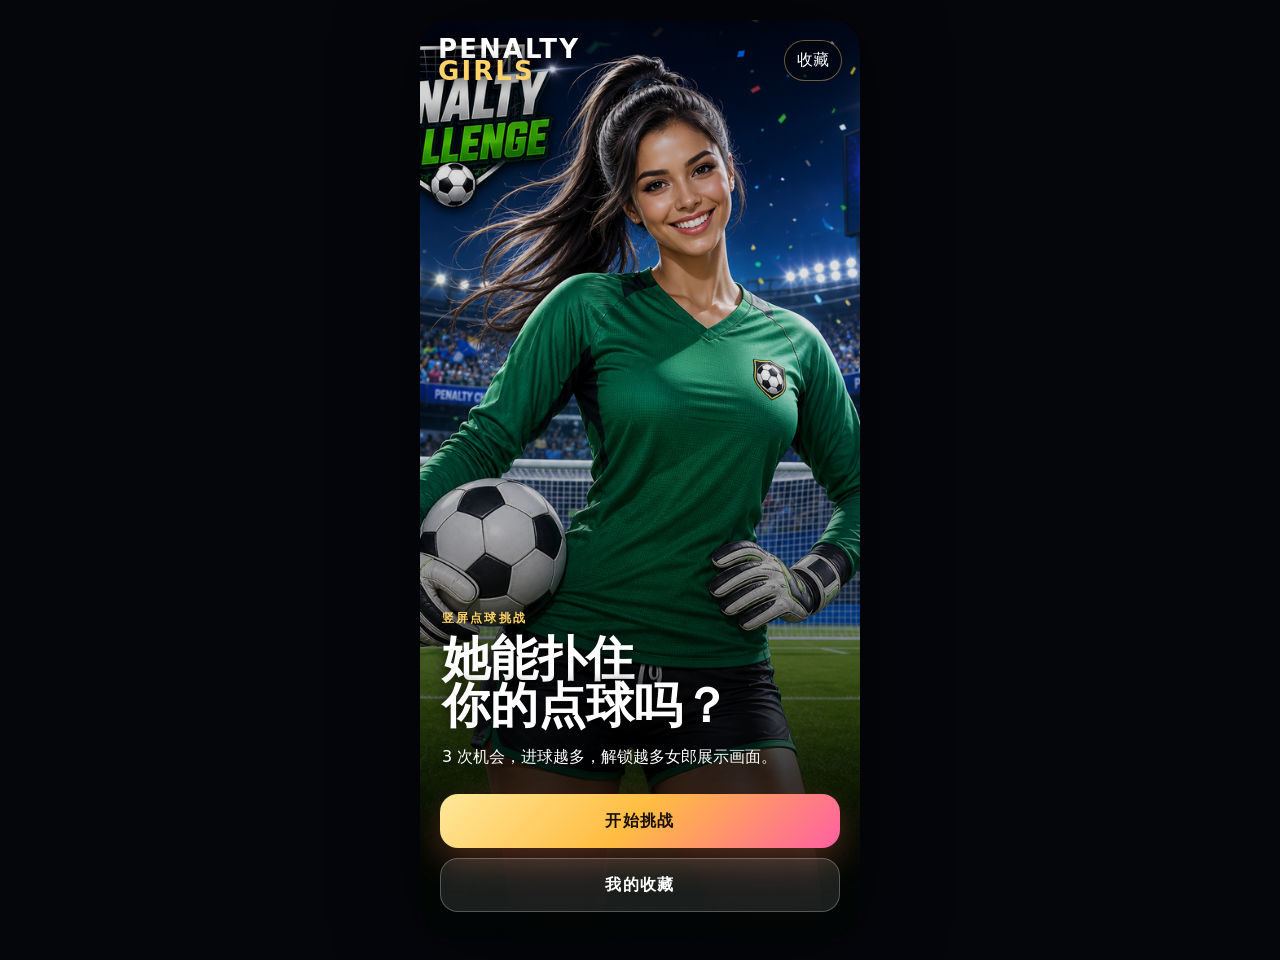
<file: index.html>
<!doctype html>
<html lang="zh-CN">
<head>
  <meta charset="utf-8" />
  <meta name="viewport" content="width=device-width, initial-scale=1, viewport-fit=cover" />
  <title>点球女郎 Penalty Girls</title>
  <link rel="stylesheet" href="./style.css" />
</head>
<body>
  <main id="app" class="phone-shell">
    <section id="landing" class="screen active">
      <div class="bg bg-landing"></div>
      <div class="shade"></div>
      <header class="topbar">
        <div class="logo">PENALTY<br><span>GIRLS</span></div>
        <button class="ghost" data-action="gallery">收藏</button>
      </header>
      <div class="hero-copy">
        <p class="eyebrow">竖屏点球挑战</p>
        <h1>她能扑住<br>你的点球吗？</h1>
        <p>3 次机会，进球越多，解锁越多女郎展示画面。</p>
      </div>
      <div class="cta-stack">
        <button class="primary" data-action="start">开始挑战</button>
        <button class="secondary" data-action="gallery">我的收藏</button>
      </div>
    </section>

    <section id="start" class="screen">
      <div class="bg bg-start"></div>
      <div class="shade"></div>
      <header class="topbar">
        <button class="ghost" data-action="landing">返回</button>
        <div class="pill">艾琳 · 足球女神守门员</div>
      </header>
      <div class="rule-card glass">
        <h2>挑战规则</h2>
        <p>选择射门方向：左 / 中 / 右。</p>
        <p>避开艾琳的扑救方向即可进球。</p>
        <ul>
          <li>免费版：默认替换展示素材</li>
          <li>进 2 球：解锁奖励版美女素材</li>
          <li>进 3 球：完美通关，收藏全部开放</li>
        </ul>
        <button class="primary" data-action="game">进入球场</button>
      </div>
    </section>

    <section id="game" class="screen">
      <div class="stadium">
        <div class="scorebar glass">
          <span>回合 <b id="roundText">1/3</b></span>
          <span>进球 <b id="scoreText">0</b></span>
          <span>艾琳</span>
        </div>
        <div class="goal">
          <div class="net"></div>
          <div id="keeper" class="keeper idle"></div>
          <div id="ball" class="ball"></div>
          <div id="resultFlash" class="result-flash"></div>
        </div>
        <div class="field-lines"></div>
      </div>
      <div class="shoot-panel glass">
        <p id="hintText">选择射门方向</p>
        <div class="directions">
          <button data-shot="left">左路</button>
          <button data-shot="center">中路</button>
          <button data-shot="right">右路</button>
        </div>
      </div>
    </section>

    <section id="result" class="screen">
      <div class="bg bg-result"></div>
      <div class="shade"></div>
      <div class="result-card glass">
        <p class="eyebrow">挑战结束</p>
        <h2 id="finalTitle">你进了 0 球</h2>
        <p id="rewardText">再试一次，解锁她的展示画面。</p>
        <div id="unlockedList" class="unlocked-list"></div>
        <button class="primary" data-action="game">再挑战</button>
        <button class="secondary" data-action="gallery">查看收藏</button>
        <button class="ghost" data-action="landing">返回首页</button>
      </div>
    </section>

    <section id="gallery" class="screen gallery-screen">
      <header class="topbar solid">
        <button class="ghost" data-action="landing">返回</button>
        <div class="pill">我的收藏</div>
      </header>
      <div class="gallery-head">
        <h2>艾琳</h2>
        <p id="galleryProgress">静态 0/4 · 动态 0/2</p>
      </div>
      <div id="galleryGrid" class="gallery-grid"></div>
    </section>
  </main>

  <script src="./game.js"></script>
</body>
</html>
</file>
<file: style.css>
:root {
  --gold: #ffd36a;
  --gold2: #b67a1f;
  --pink: #ff5fa2;
  --blue: #60d8ff;
  --dark: #080912;
  --panel: rgba(10, 12, 24, .64);
  --line: rgba(255, 211, 106, .42);
  font-family: Inter, ui-sans-serif, system-ui, -apple-system, BlinkMacSystemFont, "Segoe UI", sans-serif;
}
* { box-sizing: border-box; }
html, body { margin: 0; width: 100%; min-height: 100%; background: #05060b; color: #fff; }
body { display: grid; place-items: center; overflow-x: hidden; }
button { font: inherit; color: inherit; border: 0; cursor: pointer; }
.phone-shell { position: relative; width: min(100vw, 440px); height: 100dvh; min-height: 720px; overflow: hidden; background: #090912; box-shadow: 0 0 80px rgba(0,0,0,.6); }
.screen { position: absolute; inset: 0; display: none; overflow: hidden; }
.screen.active { display: block; }
.bg { position: absolute; inset: 0; background-size: cover; background-position: center; transform: scale(1.02); }
.bg-landing { background-image: url('./assets/girls/girl01/free.png'); }
.bg-start { background-image: url('./assets/girls/girl01/free.png'); }
.bg-result { background-image: url('./assets/girls/girl01/unlocked.png'); }
.shade { position: absolute; inset: 0; background: linear-gradient(180deg, rgba(0,0,0,.18), rgba(0,0,0,.1) 38%, rgba(0,0,0,.82)); }
.topbar { position: relative; z-index: 3; display: flex; justify-content: space-between; align-items: center; padding: max(18px, env(safe-area-inset-top)) 18px 0; }
.topbar.solid { padding-bottom: 12px; background: linear-gradient(180deg, rgba(6,8,18,.94), rgba(6,8,18,.35)); }
.logo { line-height: .86; letter-spacing: .08em; font-weight: 900; font-size: 26px; text-shadow: 0 2px 14px #000; }
.logo span { color: var(--gold); }
.pill, .ghost { border: 1px solid var(--line); background: rgba(0,0,0,.35); border-radius: 999px; padding: 9px 12px; backdrop-filter: blur(10px); }
.hero-copy { position: absolute; z-index: 2; left: 22px; right: 22px; bottom: 154px; text-shadow: 0 2px 16px #000; }
.eyebrow { margin: 0 0 8px; color: var(--gold); letter-spacing: .18em; font-size: 12px; font-weight: 800; }
h1 { margin: 0; font-size: 48px; line-height: .98; }
h2 { margin: 0 0 12px; font-size: 31px; }
p { line-height: 1.55; }
.cta-stack { position: absolute; z-index: 3; left: 20px; right: 20px; bottom: 28px; display: grid; gap: 10px; }
.primary, .secondary { min-height: 54px; border-radius: 18px; font-weight: 900; letter-spacing: .08em; }
.primary { color: #17100a; background: linear-gradient(135deg, #ffe89a, #ffbd42 48%, #ff5fa2); box-shadow: 0 12px 34px rgba(255, 121, 73, .3); }
.secondary { background: rgba(255,255,255,.1); border: 1px solid rgba(255,255,255,.25); }
.glass { border: 1px solid var(--line); background: var(--panel); box-shadow: 0 20px 50px rgba(0,0,0,.4); backdrop-filter: blur(16px); }
.rule-card { position: absolute; z-index: 3; left: 20px; right: 20px; bottom: 26px; padding: 20px; border-radius: 26px; }
.rule-card ul { padding-left: 20px; color: #f6e7cf; }
.stadium { position: absolute; inset: 0; background: radial-gradient(circle at 50% 34%, #244151, #0c1725 46%, #081018 78%); }
.stadium::before { content: ''; position: absolute; inset: 0; background: linear-gradient(180deg, rgba(104,216,255,.22), transparent 34%), radial-gradient(circle at 20% 20%, rgba(255,211,106,.25), transparent 22%), radial-gradient(circle at 80% 22%, rgba(255,95,162,.24), transparent 22%); }
.scorebar { position: relative; z-index: 4; margin: max(20px, env(safe-area-inset-top)) 14px 0; border-radius: 18px; padding: 12px; display: flex; justify-content: space-between; }
.goal { position: absolute; z-index: 2; top: 94px; left: 22px; right: 22px; height: 420px; border: 5px solid rgba(255,255,255,.86); border-bottom: 0; border-radius: 14px 14px 0 0; box-shadow: inset 0 0 40px rgba(96,216,255,.14), 0 0 30px rgba(255,255,255,.12); }
.net { position: absolute; inset: 0; background-image: linear-gradient(rgba(255,255,255,.16) 1px, transparent 1px), linear-gradient(90deg, rgba(255,255,255,.16) 1px, transparent 1px); background-size: 30px 30px; }
.keeper { position: absolute; z-index: 3; width: 210px; height: 360px; left: calc(50% - 105px); bottom: -8px; background: url('./assets/girls/girl01/keeper.svg') center bottom/contain no-repeat; transition: transform .42s cubic-bezier(.2,.9,.2,1), filter .25s; filter: drop-shadow(0 12px 18px rgba(0,0,0,.55)); }
.keeper.left { transform: translateX(-88px) rotate(-18deg); }
.keeper.center { transform: translateY(-28px) scale(1.04); }
.keeper.right { transform: translateX(88px) rotate(18deg); }
.ball { position: absolute; z-index: 5; width: 54px; height: 54px; left: calc(50% - 27px); bottom: -178px; border-radius: 50%; background: radial-gradient(circle at 35% 30%, #fff, #dce4eb 55%, #111 56%, #111 62%, #f7f7f7 63%); box-shadow: 0 12px 22px rgba(0,0,0,.45); transition: transform .62s cubic-bezier(.18,.8,.16,1), opacity .2s; }
.ball.left { transform: translate(-122px, -346px) scale(.62); }
.ball.center { transform: translate(0, -368px) scale(.58); }
.ball.right { transform: translate(122px, -346px) scale(.62); }
.result-flash { position: absolute; z-index: 7; left: 0; right: 0; top: 45%; text-align: center; font-size: 42px; font-weight: 1000; text-shadow: 0 4px 24px #000; opacity: 0; transform: scale(.8); transition: .25s; }
.result-flash.show { opacity: 1; transform: scale(1); }
.result-flash.goal-text { color: #7cffb2; }
.result-flash.save-text { color: #ff6f94; }
.field-lines { position: absolute; left: -20%; right: -20%; bottom: -80px; height: 280px; border-top: 3px solid rgba(255,255,255,.28); border-radius: 50%; transform: perspective(300px) rotateX(58deg); }
.shoot-panel { position: absolute; z-index: 8; left: 14px; right: 14px; bottom: 18px; padding: 14px; border-radius: 24px; text-align: center; }
.shoot-panel p { margin: 0 0 10px; color: #f7e4be; }
.directions { display: grid; grid-template-columns: repeat(3, 1fr); gap: 9px; }
.directions button { min-height: 54px; border-radius: 16px; background: linear-gradient(180deg, rgba(255,255,255,.18), rgba(255,255,255,.08)); border: 1px solid rgba(255,255,255,.24); font-weight: 900; }
.result-card { position: absolute; z-index: 4; left: 20px; right: 20px; bottom: 22px; padding: 20px; border-radius: 28px; display: grid; gap: 10px; }
.unlocked-list { display: grid; gap: 8px; color: #ffe8b0; }
.gallery-screen { background: linear-gradient(180deg, #101322, #05060b); overflow-y: auto; }
.gallery-head { padding: 86px 18px 12px; }
.gallery-head p { color: #cfc6bc; margin-top: -8px; }
.gallery-grid { padding: 0 14px 24px; display: grid; grid-template-columns: repeat(2, 1fr); gap: 12px; }
.card { min-height: 300px; border-radius: 22px; overflow: hidden; position: relative; background: #181b28; border: 1px solid rgba(255,255,255,.12); display: block; width: 100%; padding: 0; text-align: left; }
.card .thumb { position: absolute; inset: 0; background-size: cover; background-position: center; }
.card.locked .thumb { filter: grayscale(1) brightness(.35); }
.card.locked::after { content: '🔒'; position: absolute; inset: 0; display: grid; place-items: center; font-size: 42px; text-shadow: 0 4px 18px #000; }
.card .label { position: absolute; left: 9px; right: 9px; bottom: 9px; padding: 8px; border-radius: 12px; background: rgba(0,0,0,.55); font-weight: 800; font-size: 13px; text-align: center; }
@media (min-width: 700px) { .phone-shell { height: 920px; min-height: 920px; border-radius: 30px; margin: 20px 0; } }
</file>
